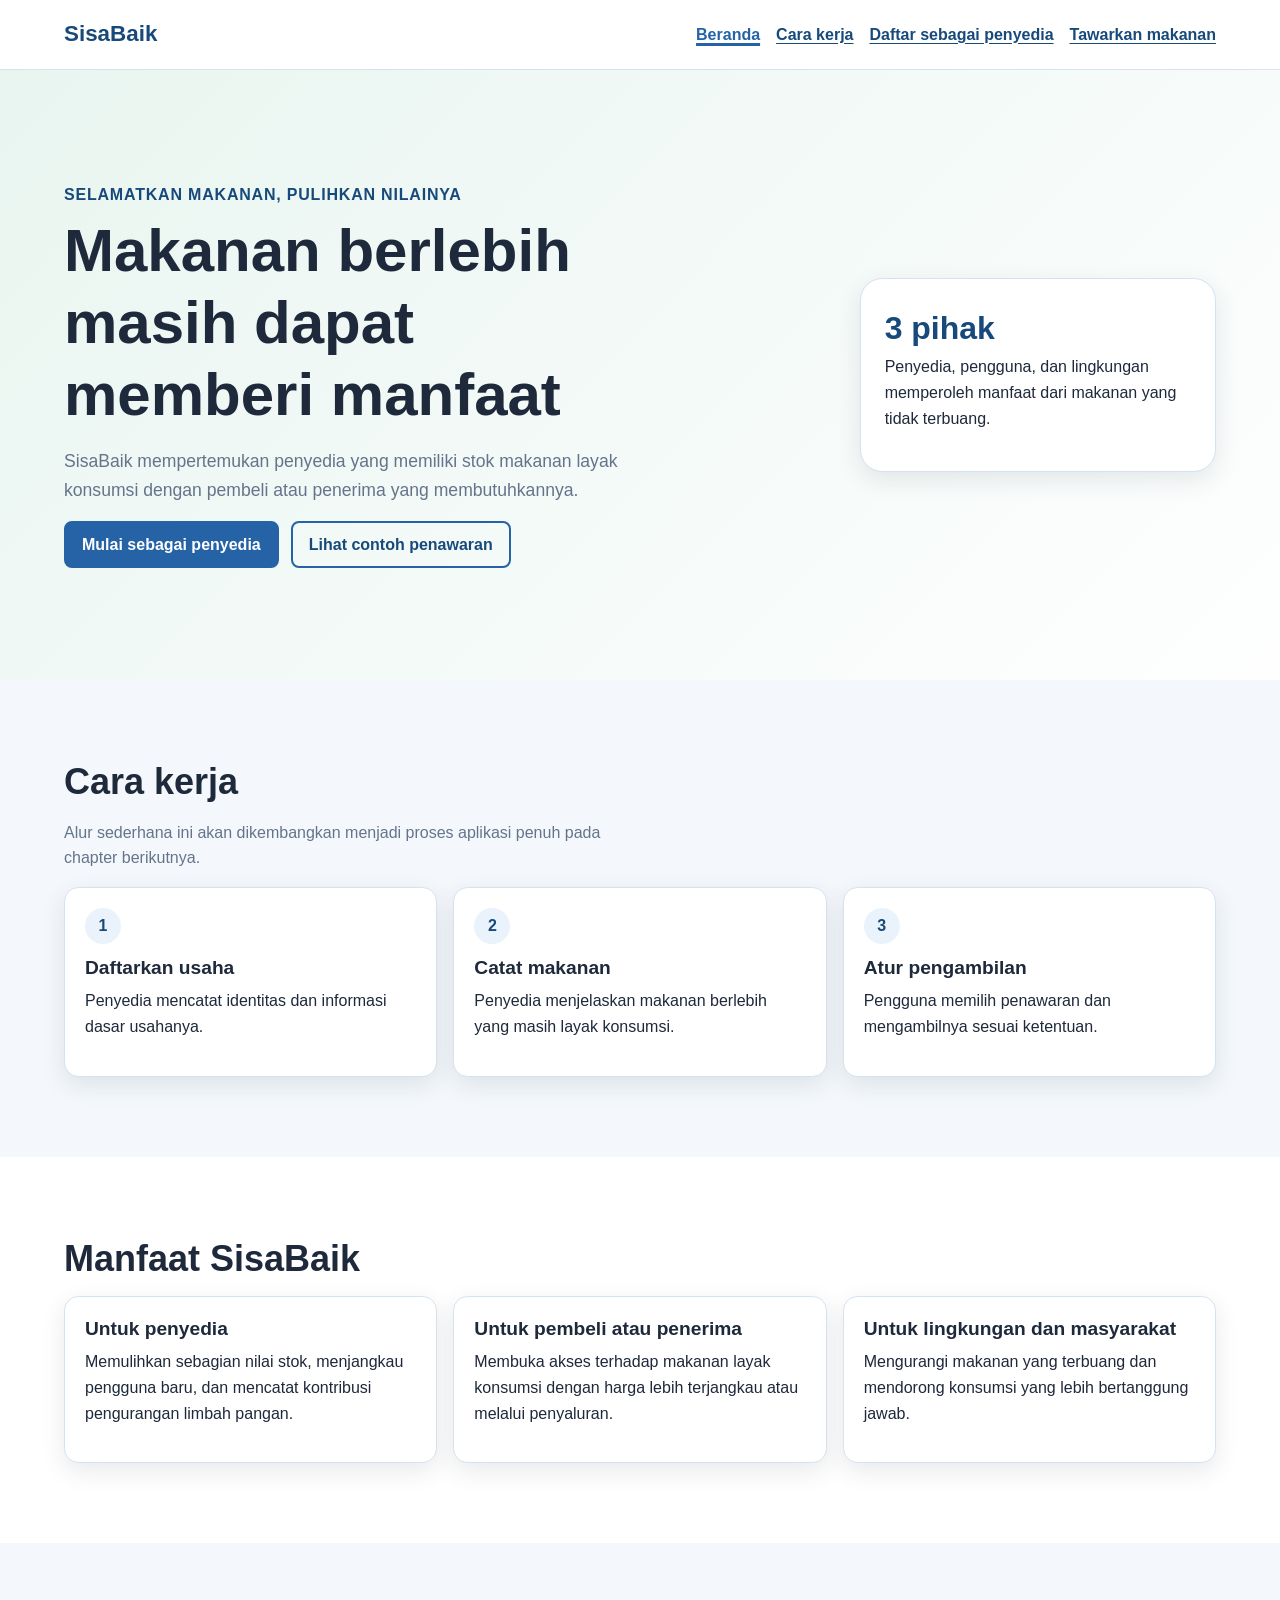
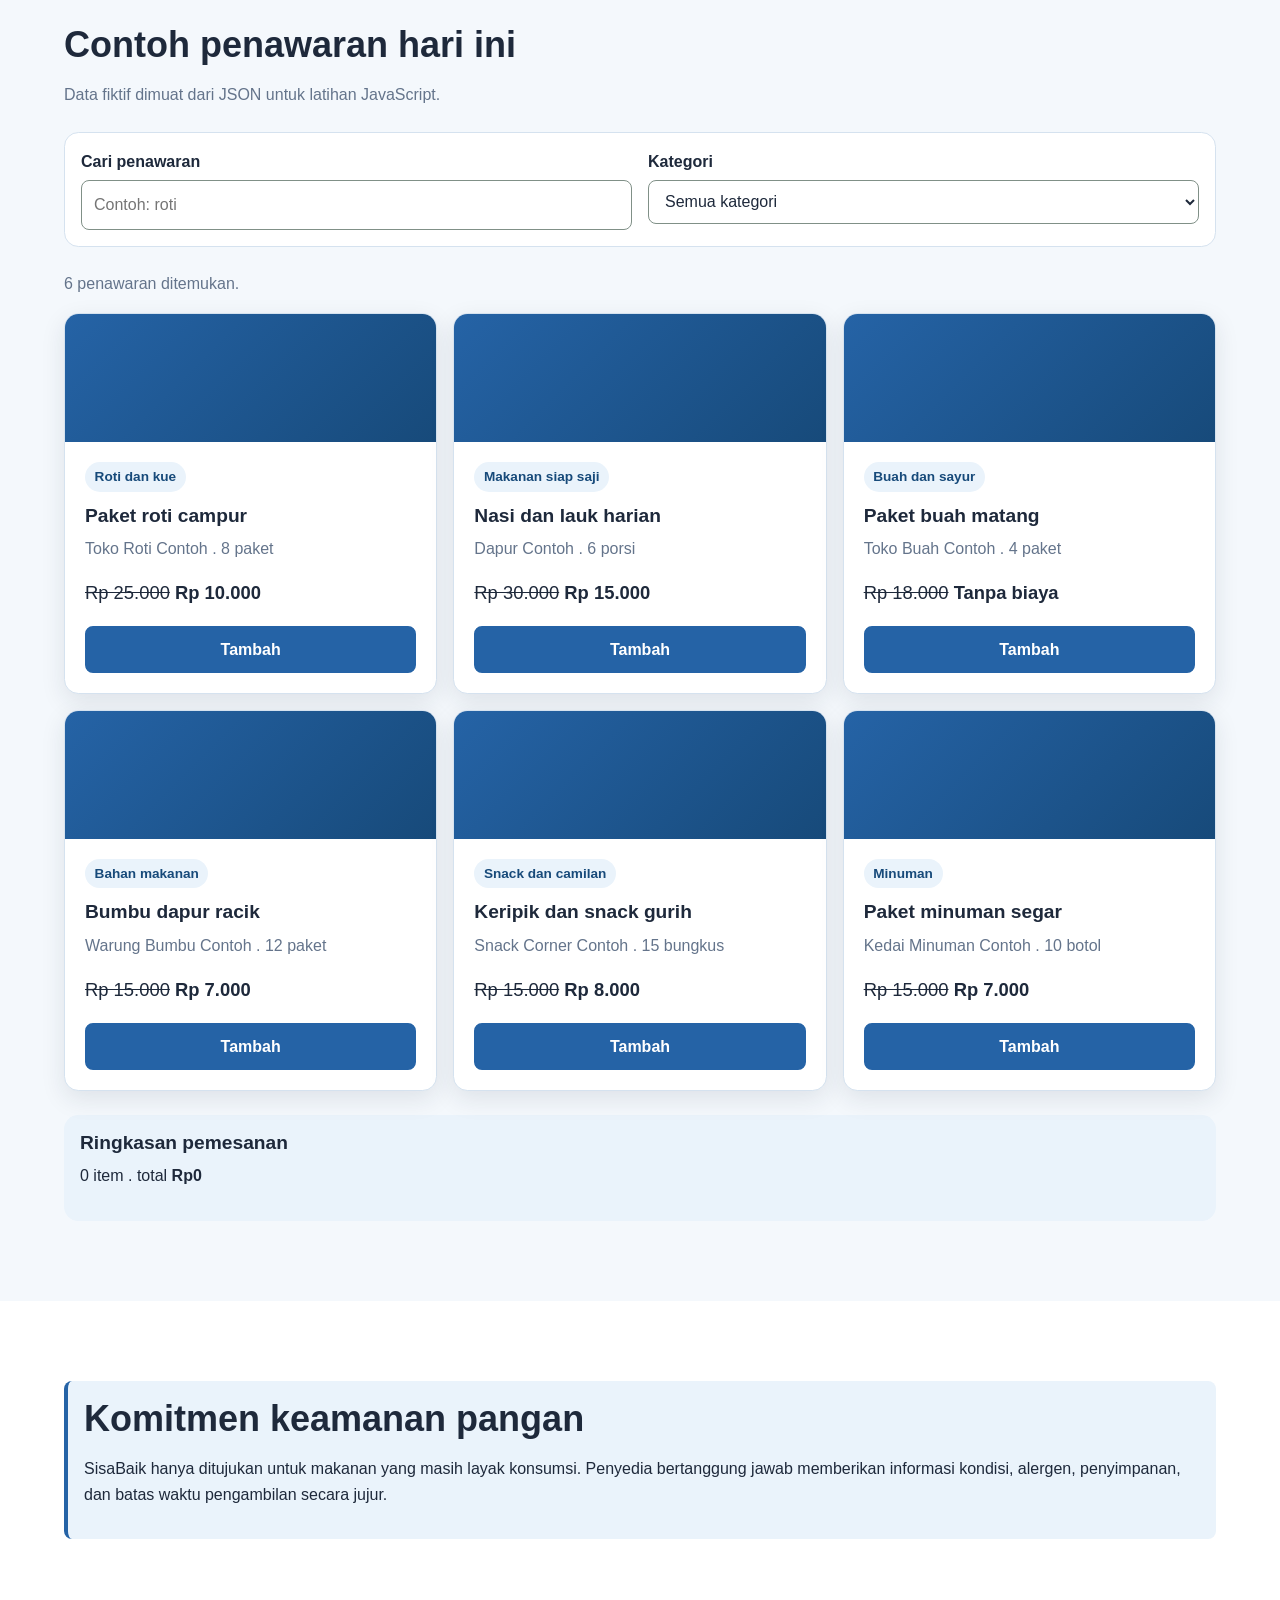
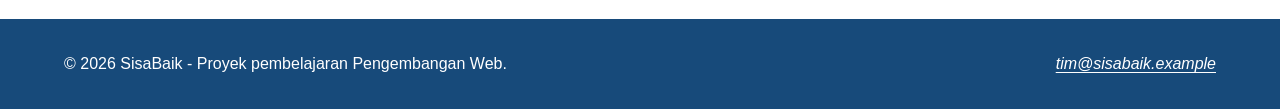
<file: index.html>
<!doctype html>
<html lang="id">
    <head>
        <meta charset="utf-8">
        <meta name="viewport" content="width=device-width, initial-scale=1">
        <meta name="description" content="SisaBaik membantu penyedia menawarkan makanan berlebih agar tetap bernilai, terjangkau, dan tidak terbuang.">
        <title>Beranda | SisaBaik</title>
        <link rel="stylesheet" href="styles.css">
        <script src="app.js" defer></script>
    </head>
    <body>
        <a class="skip-link" href="#konten-utama">Lewati ke konten utama</a>

        <header class="site-header">
            <div class="container header-layout">
                <p class="brand">SisaBaik</p>
                <nav aria-label="Navigasi utama">
                    <ul class="nav-list">
                        <li><a href="index.html" aria-current="page">Beranda</a></li>
                        <li><a href="#cara-kerja">Cara kerja</a></li>
                        <li><a href="daftar-penyedia.html">Daftar sebagai penyedia</a></li>
                        <li><a href="tawarkan-makanan.html">Tawarkan makanan</a></li>
                    </ul>
                </nav>
            </div>
        </header>

        <main id="konten-utama" tabindex="-1">
            <section class="hero" aria-labelledby="judul-utama">
                <div class="container hero-layout">
                    <div>
                        <p class="eyebrow">Selamatkan makanan, pulihkan nilainya</p>
                        <h1 id="judul-utama">Makanan berlebih masih dapat memberi manfaat</h1>
                        <p class="lead">SisaBaik mempertemukan penyedia yang memiliki stok makanan layak konsumsi dengan pembeli atau penerima yang membutuhkannya.</p>
                        <div class="button-group">
                            <a class="button" href="daftar-penyedia.html">Mulai sebagai penyedia</a>
                            <a class="button button-secondary" href="#penawaran-contoh">Lihat contoh penawaran</a>
                        </div>
                    </div>
                    <aside class="hero-panel" aria-label="Ringkasan manfaat SisaBaik">
                        <strong>3 pihak</strong>
                        <p>Penyedia, pengguna, dan lingkungan memperoleh manfaat dari makanan yang tidak terbuang.</p>
                    </aside>
                </div>
            </section>

            <section class="section" id="cara-kerja" aria-labelledby="judul-cara-kerja">
                <div class="container">
                    <h2 id="judul-cara-kerja">Cara kerja</h2>
                    <p class="section-intro">Alur sederhana ini akan dikembangkan menjadi proses aplikasi penuh pada chapter berikutnya.</p>
                    <div class="steps-grid">
                        <article class="card">
                            <span class="step-number" aria-hidden="true">1</span>
                            <h3>Daftarkan usaha</h3>
                            <p>Penyedia mencatat identitas dan informasi dasar usahanya.</p>
                        </article>
                        <article class="card">
                            <span class="step-number" aria-hidden="true">2</span>
                            <h3>Catat makanan</h3>
                            <p>Penyedia menjelaskan makanan berlebih yang masih layak konsumsi.</p>
                        </article>
                        <article class="card">
                            <span class="step-number" aria-hidden="true">3</span>
                            <h3>Atur pengambilan</h3>
                            <p>Pengguna memilih penawaran dan mengambilnya sesuai ketentuan.</p>
                        </article>
                    </div>
                </div>
            </section>

            <section class="section section-alt" aria-labelledby="judul-manfaat">
                <div class="container">
                    <h2 id="judul-manfaat">Manfaat SisaBaik</h2>
                    <div class="benefit-grid">
                        <article class="card">
                            <h3>Untuk penyedia</h3>
                            <p>Memulihkan sebagian nilai stok, menjangkau pengguna baru, dan mencatat kontribusi pengurangan limbah pangan.</p>
                        </article>
                        <article class="card">
                            <h3>Untuk pembeli atau penerima</h3>
                            <p>Membuka akses terhadap makanan layak konsumsi dengan harga lebih terjangkau atau melalui penyaluran.</p>
                        </article>
                        <article class="card">
                            <h3>Untuk lingkungan dan masyarakat</h3>
                            <p>Mengurangi makanan yang terbuang dan mendorong konsumsi yang lebih bertanggung jawab.</p>
                        </article>
                    </div>
                </div>
            </section>

            <section class="section" id="penawaran-contoh" aria-labelledby="judul-penawaran">
                <div class="container">
                    <h2 id="judul-penawaran">Contoh penawaran hari ini</h2>
                    <p class="section-intro">Data fiktif dimuat dari JSON untuk latihan JavaScript.</p>
                    <form class="filter-panel" id="filter-form" role="search">
                        <p>
                            <label for="kata-kunci">Cari penawaran</label><br>
                            <input id="kata-kunci" name="kata_kunci" type="search" placeholder="Contoh: roti">
                        </p>
                        <p>
                            <label for="filter-kategori">Kategori</label><br>
                            <select id="filter-kategori" name="kategori">
                                <option value="semua">Semua kategori</option>
                                <option value="makanan-siap-saji">Makanan siap saji</option>
                                <option value="roti-kue">Roti dan kue</option>
                                <option value="buah-sayur">Buah dan sayur</option>
                                <option value="bahan-makanan">Bahan makanan</option>
                                <option value="snack-camilan">Snack dan camilan</option>
                                <option value="minuman">Minuman</option>
                            </select>
                        </p>
                    </form>
                    <p id="status-katalog" class="status-message" role="status" aria-live="polite">Memuat penawaran...</p>
                    <div class="offer-grid" id="daftar-penawaran"></div>
                    <aside class="cart-summary" aria-labelledby="judul-ringkasan">
                        <h3 id="judul-ringkasan">Ringkasan pemesanan</h3>
                        <p><span id="jumlah-item">0</span> item . total <strong id="total-pesanan">Rp0</strong></p>
                    </aside>
                </div>
            </div>
            </section>

            <section class="section section-alt" aria-labelledby="judul-keamanan">
                <div class="container">
                    <div class="notice">
                        <h2 id="judul-keamanan">Komitmen keamanan pangan</h2>
                        <p>SisaBaik hanya ditujukan untuk makanan yang masih layak konsumsi. Penyedia bertanggung jawab memberikan informasi kondisi, alergen, penyimpanan, dan batas waktu pengambilan secara jujur.</p>
                    </div>
                </div>
            </section>
        </main>

        <footer class="site-footer">
            <div class="container footer-layout">
                <p>&copy; 2026 SisaBaik - Proyek pembelajaran Pengembangan Web.</p>
                <address><a href="mailto:tim@sisabaik.example">tim@sisabaik.example</a></address>
            </div>
        </footer>
    </body>
</html>
</file>
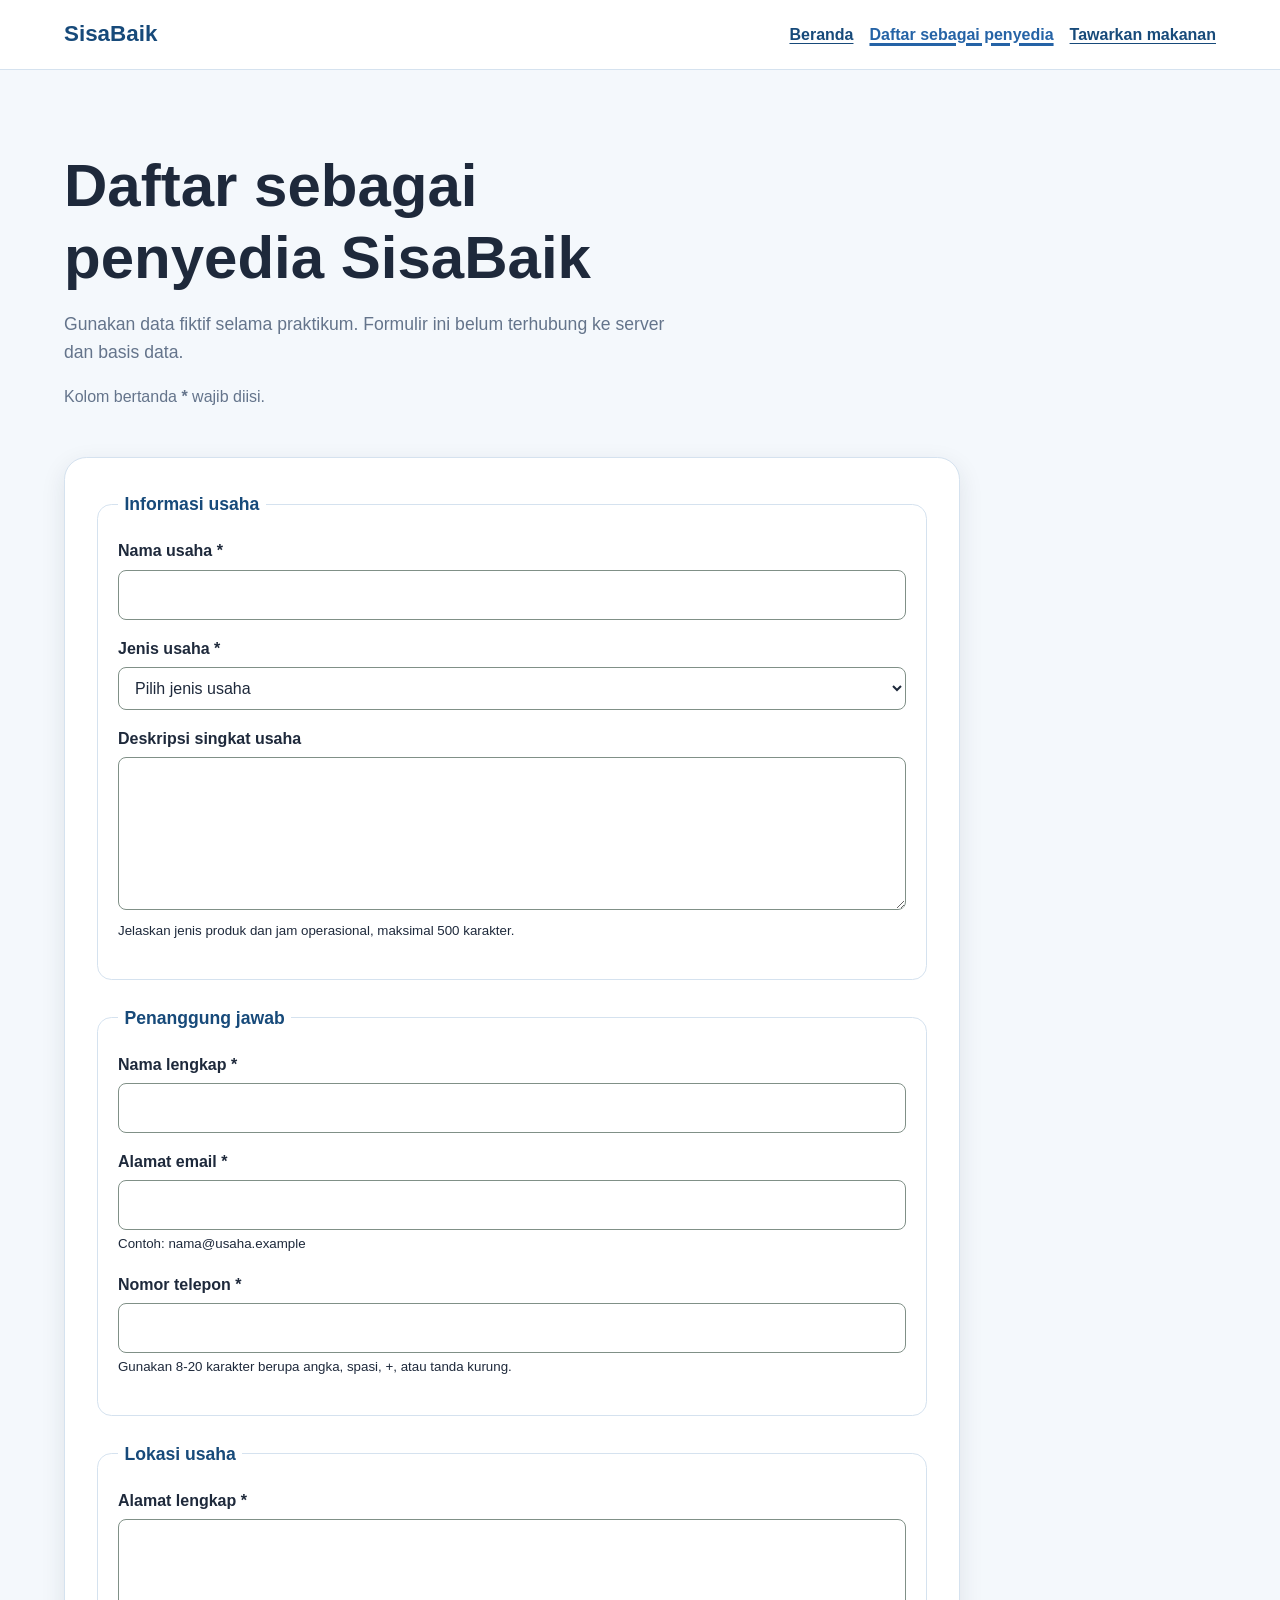
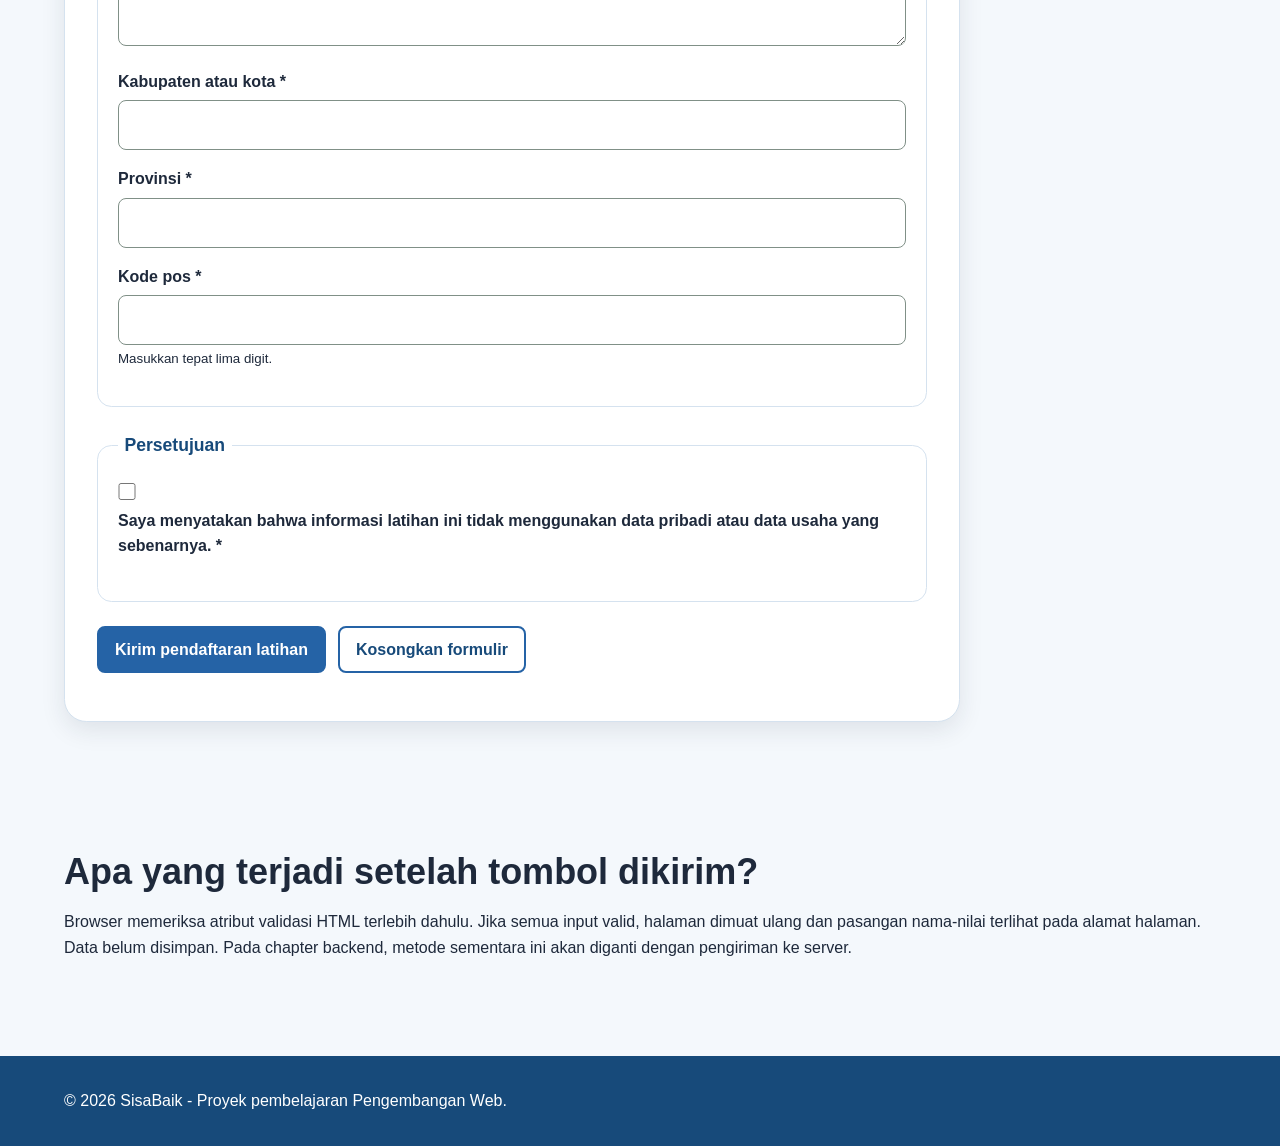
<file: daftar-penyedia.html>
<!doctype html>
<html lang="id">
    <head>
        <meta charset="utf-8">
        <meta name="viewport" content="width=device-width, initial-scale=1">
        <meta
        name="description"
        content="Formulir prototipe untuk mendaftarkan usaha sebagai penyedia makanan di SisaBaik."
        >
        <title>Daftar Penyedia | SisaBaik</title>
        <link rel="stylesheet" href="styles.css">
        <script src="app.js" defer></script>
    </head>
    <body>
        <a class="skip-link" href="#konten-utama">Lewati ke konten utama</a>

        <header class="site-header">
            <div class="container header-layout">
                <p class="brand">SisaBaik</p>
                <nav aria-label="Navigasi utama">
                    <ul class="nav-list">
                        <li><a href="index.html">Beranda</a></li>
                        <li>
                            <a href="daftar-penyedia.html" aria-current="page">
                                Daftar sebagai penyedia
                            </a>
                        </li>
                        <li><a href="tawarkan-makanan.html">Tawarkan makanan</a></li>
                    </ul>
                </nav>
            </div>
        </header>

        <main class="container" id="konten-utama" tabindex="-1">
            <div class="page-heading">
                <h1>Daftar sebagai penyedia SisaBaik</h1>
                <p class="lead">
                    Gunakan data fiktif selama praktikum. Formulir ini belum terhubung ke server dan basis data.
                </p>
                <p  class="required-note" id="petunjuk-wajib">Kolom bertanda <strong>*</strong> wajib diisi.</p>
            </div>

            <form
            class="form-card"
            action="daftar-penyedia.html"
            method="get"
            aria-describedby="petunjuk-wajib"
            >
            <fieldset class="form-section">
                <legend>Informasi usaha</legend>

                <p>
                    <label for="nama-usaha">Nama usaha *</label><br>
                    <input
                    type="text"
                    id="nama-usaha"
                    name="nama_usaha"
                    autocomplete="organization"
                    minlength="3"
                    maxlength="100"
                    required
                    >
                </p>

                <p>
                    <label for="jenis-usaha">Jenis usaha *</label><br>
                    <select id="jenis-usaha" name="jenis_usaha" required>
                        <option value="">Pilih jenis usaha</option>
                        <option value="restoran">Restoran</option>
                        <option value="toko-roti">Toko roti</option>
                        <option value="katering">katering</option>
                        <option value="ritel">Toko ritel</option>
                        <option value="hotel">Hotel atau penginapan</option>
                        <option value="lainnya">Lainnya</option>
                    </select>
                </p>

                <p>
                    <label for="deskripsi-usaha">Deskripsi singkat usaha</label><br>
                    <textarea
                    id="deskripsi-usaha"
                    name="deskripsi_usaha"
                    rows="5"
                    maxlength="500"
                    aria-describedby="bantuan-deskripsi"
                    ></textarea><br>
                    <small id="bantuan-deskripsi">
                        Jelaskan jenis produk dan jam operasional, maksimal 500 karakter.
                    </small>
                </p>
            </fieldset>

            <fieldset class="form-section">
                <legend>Penanggung jawab</legend>

                <p>
                    <label for="nama-penanggung-jawab">Nama lengkap *</label><br>
                    <input
                    type="text"
                    id="nama-penanggung-jawab"
                    name="nama_penanggung_jawab"
                    autocomplete="name"
                    minlength="3"
                    maxlength="100"
                    required
                    >
                </p>

                <p>
                    <label for="email">Alamat email *</label><br>
                    <input
                    type="email"
                    id="email"
                    name="email"
                    autocomplete="email"
                    maxlength="254"
                    aria-describedby="bantuan-email"
                    required
                    ><br>
                    <small id="bantuan-email">Contoh: nama@usaha.example</small>
                </p>

                <p>
                    <label for="telepon">Nomor telepon *</label><br>
                    <input
                    type="tel"
                    id="telepon"
                    name="telepon"
                    autocomplete="tel"
                    inputmode="tel"
                    pattern="[0-9+() ]{8,20}"
                    aria-describedby="bantuan-telepon"
                    required
                    ><br>
                    <small id="bantuan-telepon">
                        Gunakan 8-20 karakter berupa angka, spasi, +, atau tanda kurung.
                    </small>
                </p>
            </fieldset>

            <fieldset class="form-section">
                <legend>Lokasi usaha</legend>

                <p>
                    <label for="alamat">Alamat lengkap *</label><br>
                    <textarea
                    id="alamat"
                    name="alamat"
                    rows="4"
                    autocomplete="street-address"
                    minlength="10"
                    maxlength="250"
                    required
                    ></textarea>
                </p>

                <p>
                    <label for="kota">Kabupaten atau kota *</label><br>
                    <input
                    type="text"
                    id="kota"
                    name="kota"
                    autocomplete="address-level2"
                    maxlength="100"
                    required
                    >
                </p>

                <p>
                    <label for="provinsi">Provinsi *</label><br>
                    <input
                    type="text"
                    id="provinsi"
                    name="provinsi"
                    autocomplete="address-level1"
                    maxlength="100"
                    required
                    >
                </p>

                <p>
                    <label for="kode-pos">Kode pos *</label><br>
                    <input
                    type="text"
                    id="kode-pos"
                    name="kode_pos"
                    autocomplete="postal-code"
                    inputmode="numeric"
                    pattern="[0-9]{5}"
                    aria-describedby="bantuan-kode-pos"
                    required
                    ><br>
                    <small id="bantuan-kode-pos">Masukkan tepat lima digit.</small>
                </p>
            </fieldset>

            <fieldset class="form-section">
                <legend>Persetujuan</legend>
                <p>
                    <input
                    type="checkbox"
                    id="persetujuan"
                    name="persetujuan"
                    value="setuju"
                    required
                    >
                    <label for="persetujuan">
                        Saya menyatakan bahwa informasi latihan ini tidak menggunakan data pribadi atau data usaha yang sebenarnya. *
                    </label>
                </p>
            </fieldset>

            <p class="form-actions">
                <button class="button" type="submit">Kirim pendaftaran latihan</button>
                <button class="button button-secondary" type="reset">Kosongkan formulir</button>
            </p>
            </form>

            <section class="section" aria-labelledby="catatan-prototipe">
                <h2 id="catatan-prototipe">Apa yang terjadi setelah tombol dikirim?</h2>
                <p>
                    Browser memeriksa atribut validasi HTML terlebih dahulu. Jika semua input valid, halaman dimuat ulang dan pasangan nama-nilai terlihat pada alamat halaman. Data belum disimpan. Pada chapter backend, metode sementara ini akan diganti dengan pengiriman ke server.
                </p>
            </section>
        </main>

        <footer class="site-footer">
            <div class="container footer-layout">
                <p>&copy; 2026 SisaBaik - Proyek pembelajaran Pengembangan Web.</p>
            </div>
        </footer>
    </body>
</html>
</file>
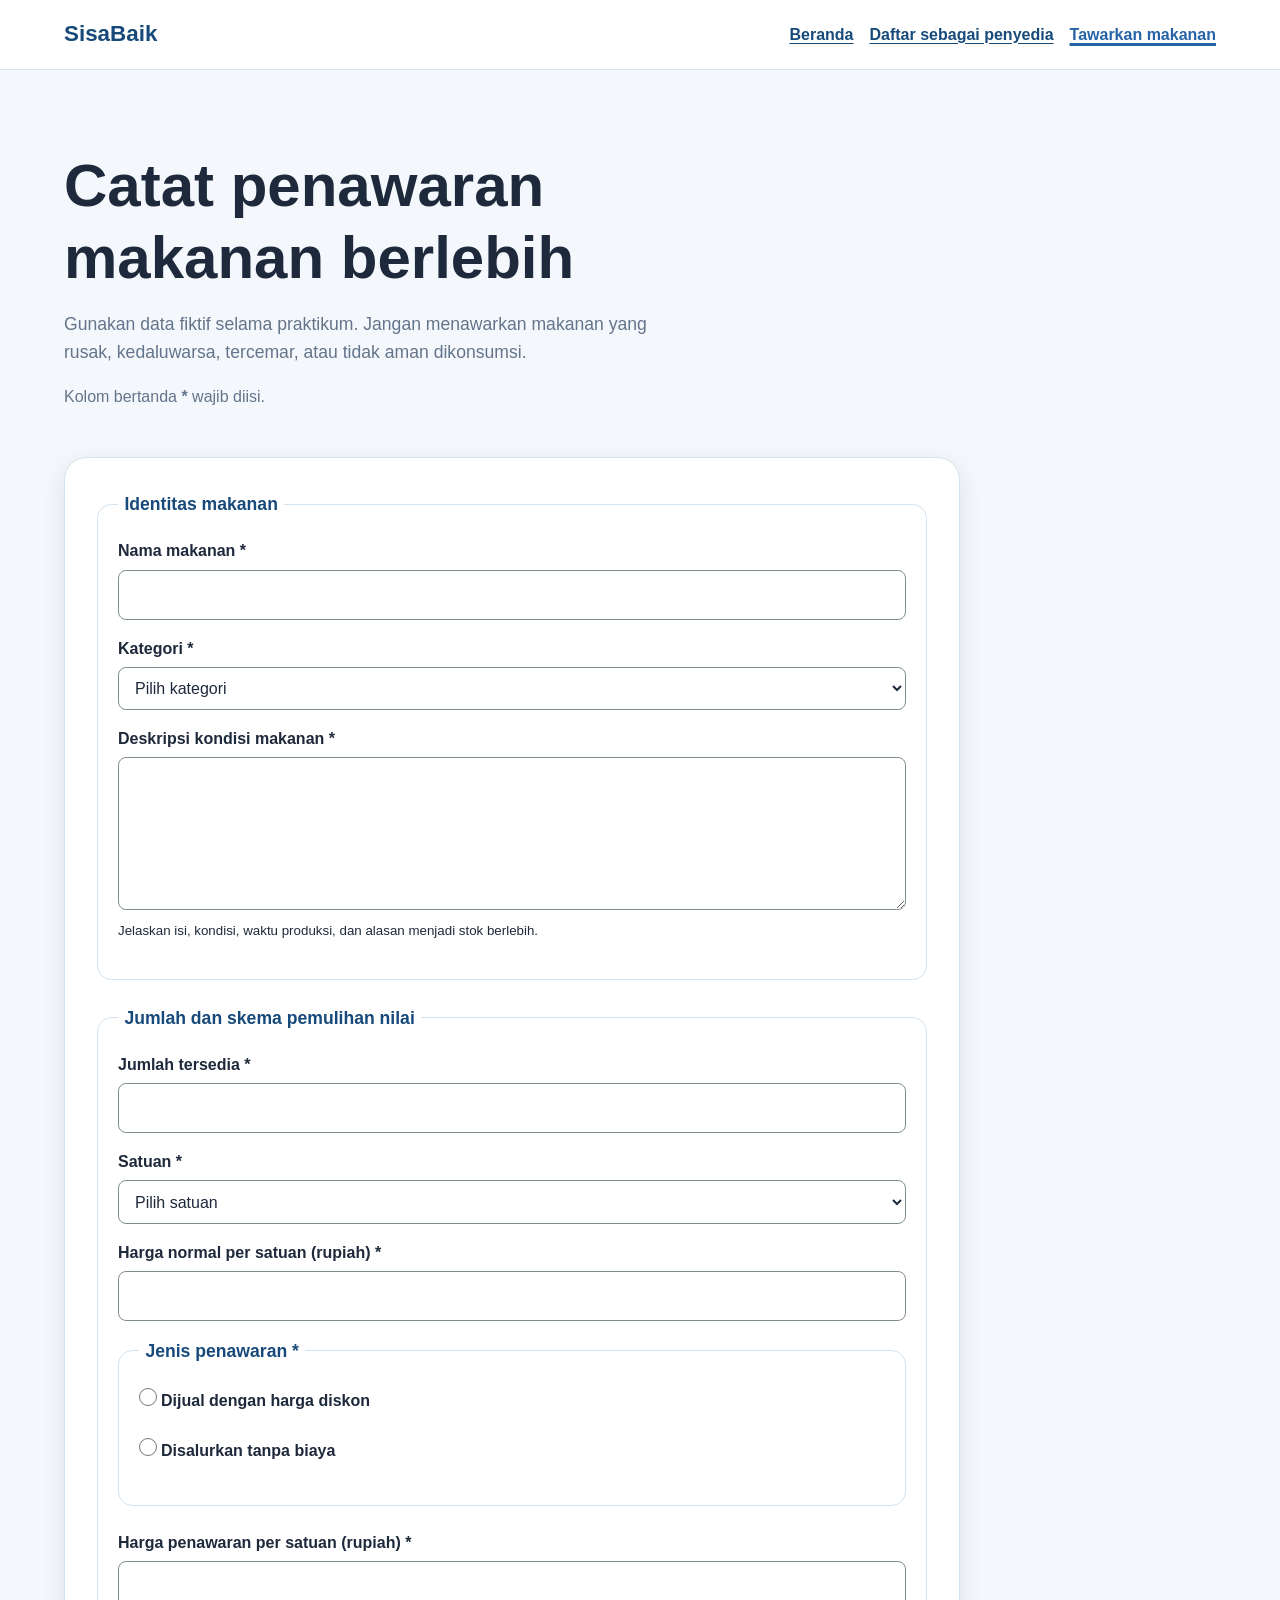
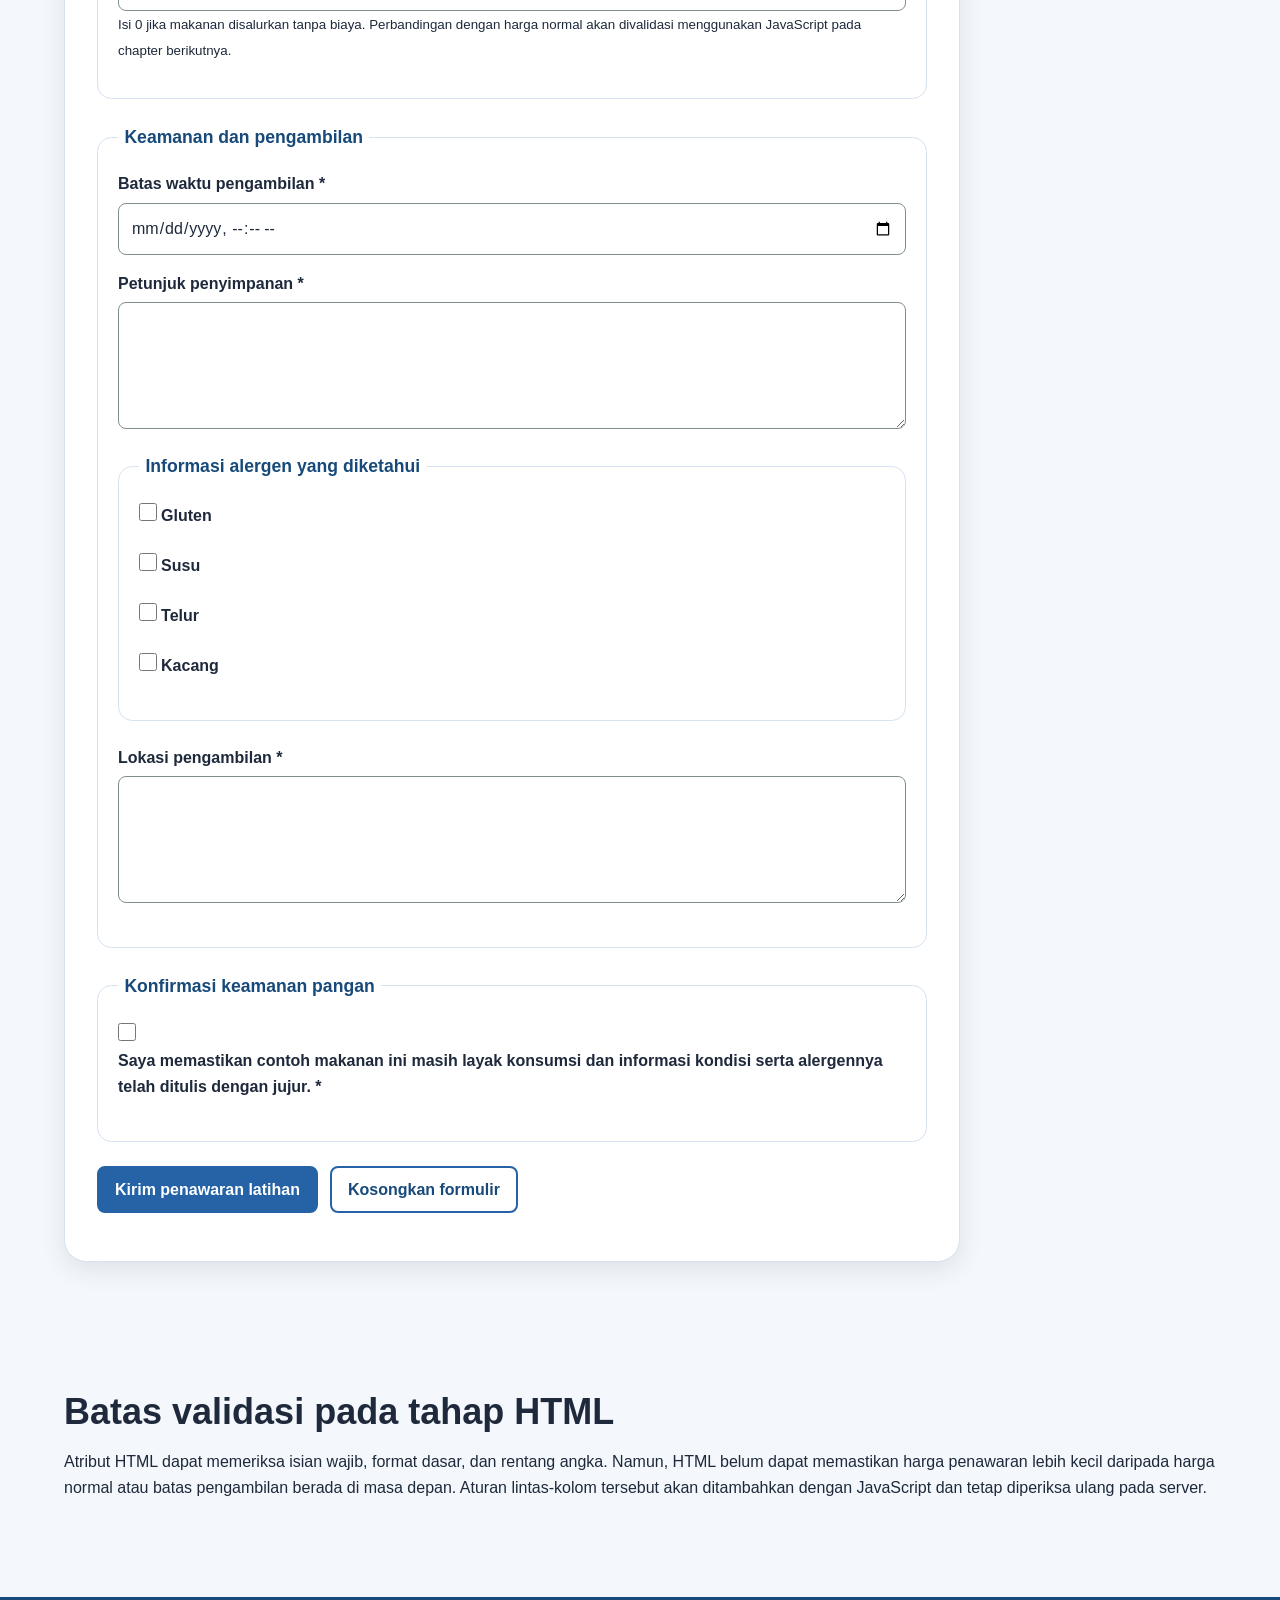
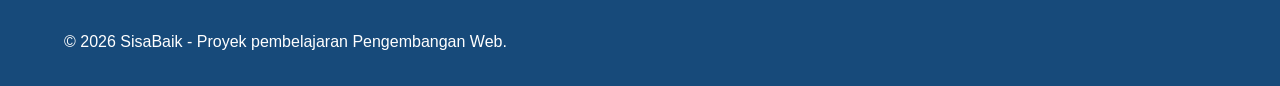
<file: tawarkan-makanan.html>
<!doctype html>
<html lang="id">
    <head>
        <meta charset="utf-8">
        <meta name="viewport" content="width=device-width, initial-scale=1">
        <meta
        name="description"
        content="Formulir prototipe untuk mencatat makanan berlebih yang akan ditawarkan melalui SisaBaik."
        >
        <title>Tawarkan Makanan | SisaBaik</title>
        <link rel="stylesheet" href="styles.css">
        <script src="app.js" defer></script>
    </head>
    <body>
        <a class="skip-link" href="#konten-utama">Lewati ke konten utama</a>

        <header class="site-header">
            <div class="container header-layout">
                <p class="brand">SisaBaik</p>
                <nav aria-label="Navigasi utama">
                    <ul class="nav-list">
                        <li><a href="index.html">Beranda</a></li>
                        <li><a href="daftar-penyedia.html">Daftar sebagai penyedia</a></li>
                        <li>
                            <a href="tawarkan-makanan.html" aria-current="page">
                                Tawarkan makanan
                            </a>
                        </li>
                    </ul>
                </nav>
            </div>
        </header>

        <main class="container" id="konten-utama" tabindex="-1">
            <div class="page-heading">
                <h1>Catat penawaran makanan berlebih</h1>
                <p class="lead">
                     Gunakan data fiktif selama praktikum. Jangan menawarkan makanan yang rusak, kedaluwarsa, tercemar, atau tidak aman dikonsumsi.
                </p>
                <p class="required-note" id="petunjuk-wajib">Kolom bertanda <strong>*</strong> wajib diisi.</p>
            </div>

            <form
            id="form-penawaran"
            class="form-card"
            action="tawarkan-makanan.html"
            method="get"
            aria-describedby="petunjuk-wajib"
            >
            <fieldset class="form-section">
                <legend>Identitas makanan</legend>

                <p>
                    <label for="nama-makanan">Nama makanan *</label><br>
                    <input
                    type="text"
                    id="nama-makanan"
                    name="nama_makanan"
                    minlength="3"
                    maxlength="120"
                    required
                    >
                </p>

                <p>
                    <label for="kategori">Kategori *</label><br>
                    <select id="kategori" name="kategori" required>
                        <option value="">Pilih kategori</option>
                        <option value="makanan-siap-saji">Makanan siap saji</option>
                        <option value="roti-kue">Roti atau kue</option>
                        <option value="buah-sayur">Buah atau sayur</option>
                        <option value="minuman">Minuman</option>
                        <option value="bahan-pangan">Bahan pangan</option>
                        <option value="lainnya">Lainnya</option>
                    </select>
                </p>

                <p>
                    <label for="deskripsi-makanan">Deskripsi kondisi makanan *</label><br>
                    <textarea
                    id="deskripsi-makanan"
                    name="deskripsi_makanan"
                    rows="5"
                    minlength="20"
                    maxlength="600"
                    aria-describedby="bantuan-deskripsi-makanan"
                    required
                    ></textarea><br>
                    <small id="bantuan-deskripsi-makanan">
                        Jelaskan isi, kondisi, waktu produksi, dan alasan menjadi stok berlebih.
                    </small>
                </p>
            </fieldset>

            <fieldset class="form-section">
                <legend>Jumlah dan skema pemulihan nilai</legend>

                <p>
                    <label for="jumlah">Jumlah tersedia *</label><br>
                    <input
                    type="number"
                    id="jumlah"
                    name="jumlah"
                    min="1"
                    max="1000"
                    step="1"
                    required
                    >
                </p>

                <p>
                    <label for="satuan">Satuan *</label><br>
                    <select id="satuan" name="satuan" required>
                        <option value="">Pilih satuan</option>
                        <option value="porsi">Porsi</option>
                        <option value="paket">Paket</option>
                        <option value="buah">Buah</option>
                        <option value="kilogram">Kilogram</option>
                        <option value="liter">Liter</option>
                    </select>
                </p>

                <p>
                    <label for="harga-normal">Harga normal per satuan (rupiah) *</label><br>
                    <input
                    type="number"
                    id="harga-normal"
                    name="harga_normal"
                    min="0"
                    max="10000000"
                    step="500"
                    required
                    >
                </p>

                <fieldset class="form-section">
                    <legend>Jenis penawaran *</legend>
                    <p>
                        <input
                        type="radio"
                        id="jenis-diskon"
                        name="jenis_penawaran"
                        value="diskon"
                        required
                        >
                        <label for="jenis-diskon">Dijual dengan harga diskon</label>
                    </p>
                    <p>
                        <input
                        type="radio"
                        id="jenis-donasi"
                        name="jenis_penawaran"
                        value="donasi"
                        >
                        <label for="jenis-donasi">Disalurkan tanpa biaya</label>
                    </p>
                </fieldset>

                <p>
                    <label for="harga-pemulihan">Harga penawaran per satuan (rupiah) *</label><br>
                    <input
                    type="number"
                    id="harga-pemulihan"
                    name="harga_penawaran"
                    min="0"
                    max="10000000"
                    step="500"
                    aria-describedby="bantuan-harga"
                    required
                    ><br>
                    <small id="bantuan-harga">
                        Isi 0 jika makanan disalurkan tanpa biaya. Perbandingan dengan harga normal akan divalidasi menggunakan JavaScript pada chapter berikutnya.
                    </small>
                </p>
            </fieldset>

            <fieldset class="form-section">
                <legend>Keamanan dan pengambilan</legend>

                <p>
                    <label for="batas-pengambilan">Batas waktu pengambilan *</label><br>
                    <input
                    type="datetime-local"
                    id="batas-pengambilan"
                    name="batas_pengambilan"
                    required
                    >
                </p>

                <p>
                    <label for="petunjuk-penyimpanan">Petunjuk penyimpanan *</label><br>
                    <textarea
                    id="petunjuk-penyimpanan"
                    name="petunjuk_penyimpanan"
                    rows="4"
                    minlength="10"
                    maxlength="300"
                    required
                    ></textarea>
                </p>

                <fieldset class="form-section">
                    <legend>Informasi alergen yang diketahui</legend>
                    <p>
                        <input type="checkbox" id="alergen-gluten" name="alergen" value="gluten">
                        <label for="alergen-gluten">Gluten</label>
                    </p>
                    <p>
                        <input type="checkbox" id="alergen-susu" name="alergen" value="susu">
                        <label for="alergen-susu">Susu</label>
                    </p>
                    <p>
                        <input type="checkbox" id="alergen-telur" name="alergen" value="telur">
                        <label for="alergen-telur">Telur</label>
                    </p>
                    <p>
                        <input type="checkbox" id="alergen-kacang" name="alergen" value="kacang">
                        <label for="alergen-kacang">Kacang</label>
                    </p>
                </fieldset>

                <p>
                    <label for="lokasi-pengambilan">Lokasi pengambilan *</label><br>
                    <textarea
                    id="lokasi-pengambilan"
                    name="lokasi_pengambilan"
                    rows="4"
                    autocomplete="street-address"
                    minlength="10"
                    maxlength="250"
                    required
                    ></textarea>
                </p>
            </fieldset>

            <fieldset class="form-section">
                <legend>Konfirmasi keamanan pangan</legend>
                <p>
                    <input
                    type="checkbox"
                    id="konfirmasi-keamanan"
                    name="konfirmasi_keamanan"
                    value="terkonfirmasi"
                    required
                    >
                    <label for="konfirmasi-keamanan">
                        Saya memastikan contoh makanan ini masih layak konsumsi dan informasi kondisi serta alergennya telah ditulis dengan jujur. *
                    </label>
                </p>
            </fieldset>
            <p class="form-actions">
                <button class="button" type="submit">Kirim penawaran latihan</button>
                <button class="button button-secondary" type="reset">Kosongkan formulir</button>
            </p>
            </form>

            <section class="section" aria-labelledby="batas-validasi-html">
                <h2 id="batas-validasi-html">Batas validasi pada tahap HTML</h2>
                <p>
                    Atribut HTML dapat memeriksa isian wajib, format dasar, dan rentang angka.
                    Namun, HTML belum dapat memastikan harga penawaran lebih kecil daripada harga normal atau batas pengambilan berada di masa depan.
                    Aturan lintas-kolom tersebut akan ditambahkan dengan JavaScript dan tetap diperiksa ulang pada server.
                </p>
            </section>
        </main>

        <footer class="site-footer">
            <div class="container footer-layout">
                <p>&copy; 2026 SisaBaik - Proyek pembelajaran Pengembangan Web.</p>
            </div>
        </footer>
    </body>
</html>
</file>
<file: styles.css>
:root {
    --color-primary: #2563A6;
    --color-primary-dark: #174A7A;
    --color-primary-soft: #EAF3FB;
    --color-accent: #F2A93B;
    --color-text: #1E293B;
    --color-muted: #64748B;
    --color-surface: #FFFFFF;
    --color-background: #F4F8FC;
    --color-border: #D5E2EF;
    --color-danger: #A52A2A;
    --shadow-card: 0 0.5rem 1.5rem rgb(30 41 59 / 10%);
    --radius-small: 0.5rem;
    --radius-medium:0.9rem;
    --radius-large: 1.4rem;
    --content-width: 72rem;
}

*,
*::before,
*::after {
    box-sizing: border-box;
}

html{
    scroll-behavior: smooth;
}

body{
    margin: 0;
    background: var(--color-background);
    color: var(--color-text);
    font-family: Arial, Helvetica, sans-serif;
    font-size: 1rem;
    line-height: 1.6;
}

h1,
h2,
h3,
p {
    margin-block-start: 0;
}

h1,
h2,
h3 {
    line-height: 1.2;
}

h1 {
    max-width: 18ch;
    margin-block-end: 1rem;
    font-size: clamp(2rem, 7vw, 3.75rem);
}

h2 {
    margin-block-end: 1rem;
    font-size: clamp(1.5rem, 4vw, 2.25rem);
}

h3 {
    margin-block-end: 0.6rem;
    font-size: 1.2rem;
}

a {
    color: var(--color-primary-dark);
    text-underline-offset: 0.2em;
}

a:hover {
    text-decoration-thickness: 0.18em;
}

:focus-visible {
    outline: 0.2rem solid var(--color-accent);
    outline-offset: 0.2rem;
}

.skip-link {
    position: absolute;
    inset-block-start: 0.5rem;
    inset-inline-start: 0.5rem;
    z-index: 100;
    padding: 0.7rem 1rem;
    border-radius: var(--radius-small);
    background: var(--color-text);
    color: var(--color-surface);
    transform: translateY(-180%);
}

.skip-link:focus {
    transform: translateY(0);
}

.container {
    width: min(100% - 2rem, var(--content-width));
    margin-inline: auto;
}

.site-header {
    background: var(--color-surface);
    border-block-end: 0.0625rem solid var(--color-border);
}

.header-layout {
    display: flex;
    flex-direction: column;
    gap: 0.75rem;
    padding-block: 1rem;
}

.brand {
    margin: 0;
    color: var(--color-primary-dark);
    font-size: 1.4rem;
    font-weight: 700;
}

.nav-list {
    display: flex;
    flex-wrap: wrap;
    gap: 0.5rem 1rem;
    margin: 0;
    padding: 0;
    list-style: none;
}

.nav-list a {
    display: inline-block;
    padding-block: 0.35rem;
    font-weight: 700;
}

.nav-list a[aria-current="page"] {
    color: var(--color-primary);
    text-decoration-thickness: 0.2em;
}

.hero {
    padding-block: clamp(3rem, 10vw, 7rem);
    background: 
    linear-gradient(135deg, rgb(232 245 239 / 95%), rgb(255 255 255 / 92%));
}

.hero-layout {
    display: grid;
    gap: 2rem;
    align-items: center;
}

.eyebrow {
    margin-block-end: 0.5rem;
    color: var(--color-primary-dark);
    font-weight: 700;
    letter-spacing: 0.05em;
    text-transform: uppercase;
}

.lead {
    max-width: 62ch;
    color: var(--color-muted);
    font-size: 1.1rem;
}

.hero-panel {
    padding: 1.5rem;
    border: 0.0625rem solid var(--color-border);
    border-radius: var(--radius-large);
    background: var(--color-surface);
    box-shadow: var(--shadow-card);
}

.hero-panel strong {
    display: block;
    color: var(--color-primary-dark);
    font-size: 2rem;
}

.button-group,
.form-actions {
    display: flex;
    flex-wrap: wrap;
    gap: 0.75rem;
    align-items: center;
}

.button {
    display: inline-block;
    padding: 0.75rem 1rem;
    border: 0.125rem solid var(--color-primary);
    border-radius: var(--radius-small);
    background: var(--color-primary);
    color: var(--color-surface);
    font: inherit;
    font-weight: 700;
    line-height: 1.2;
    text-decoration: none;
    cursor: pointer;
}

.button:hover {
    background: var(--color-primary-dark);
    border-color: var(--color-primary-dark);
}

.button-secondary {
    background: transparent;
    color: var(--color-primary-dark);
}

.section {
    padding-block: clamp(2.5rem, 7vw, 5rem);
}

.section-alt {
    background: var(--color-surface);
}

.section-intro {
    max-width: 65ch;
    color: var(--color-muted);
}

.steps-grid,
.benefit-grid,
.offer-grid {
    display: grid;
    grid-template-columns: 1fr;
    gap: 1rem;
}

.card {
    padding: 1.25rem;
    border: 0.0625rem solid var(--color-border);
    border-radius: var(--radius-medium);
    background: var(--color-surface);
    box-shadow: var(--shadow-card);
}

.step-number {
    display: inline-grid;
    width: 2.25rem;
    height: 2.25rem;
    margin-block-end: 0.75rem;
    place-items: center;
    border-radius: 50%;
    background: var(--color-primary-soft);
    color: var(--color-primary-dark);
    font-weight: 700;
}

.offer-card {
    display: flex;
    flex-direction: column;
    overflow: hidden;
    border: 0.0625rem solid var(--color-border);
    border-radius: var(--radius-medium);
    background: var(--color-surface);
    box-shadow: var(--shadow-card);
}

.offer-card_visual {
    min-height: 8rem;
    background: linear-gradient(135deg, var(--color-primary), var(--color-primary-dark));
}

.offer-card_content {
    display: flex;
    flex: 1;
    flex-direction: column;
    padding: 1.25rem;
}

.offer-card_meta {
    color: var(--color-muted);
}

.offer-card_price {
    margin-block-start: auto;
    font-size: 1.15rem;
}

.badge {
    display: inline-block;
    width: fit-content;
    margin-block-end: 0.75rem;
    padding: 0.25rem 0.6rem;
    border-radius: 999px;
    background: var(--color-primary-soft);
    color: var(--color-primary-dark);
    font-size: 0.85rem;
    font-weight: 700;
}

.notice {
    padding: 1rem;
    border-inline-start: 0.3rem solid var(--color-primary);
    border-radius: var(--radius-small);
    background: var(--color-primary-soft);
}

.page-heading {
    padding-block: clamp(2.5rem, 7vw, 5rem) 2rem;
}

.form-card {
    max-width: 56rem;
    margin-block-end: 3rem;
    padding: clamp(1rem, 4vw, 2rem);
    border: 0.0625rem solid var(--color-border);
    border-radius: var(--radius-large);
    background: var(--color-surface);
    box-shadow: var(--shadow-card);
}

.form-section {
    margin: 0 0 1.5rem;
    padding: 1.25rem;
    border: 0.0625rem solid var(--color-border);
    border-radius: var(--radius-medium);
}

.form-section legend {
    padding-inline: 0.4rem;
    color: var(--color-primary-dark);
    font-size: 1.1rem;
    font-weight: 700;
}

label {
    display: inline-block;
    margin-block-end: 0.35rem;
    font-weight: 700;
}

input,
select,
textarea {
    width: 100%;
    padding: 0.7rem 0.75rem;
    border: 0.0625rem solid #809087;
    border-radius: var(--radius-small);
    background: var(--color-surface);
    color: var(--color-text);
    font: inherit;
}

textarea {
    resize: vertical;
}

input:focus,
select:focus,
textarea:focus {
    border-color: var(--color-primary-dark);
}

input[type="checkbox"],
input[type="radio"] {
    width: 1.1rem;
    height: 1.1rem;
    margin: 0.2rem 0 0;
    accent-color: var(--color-primary);
}

.required-note {
    color: var(--color-muted);
}

.site-footer {
    padding-block: 2rem;
    background: var(--color-primary-dark);
    color: var(--color-surface);
}

.site-footer a {
    color: var(--color-surface);
}

.footer-layout {
    display: flex;
    flex-direction: column;
    gap: 0.5rem;
}

.footer-layout p,
.footer-layout address {
    margin: 0;
}

@media (min-width: 48rem) {
    .header-layout {
        flex-direction: row;
        justify-content: space-between;
        align-items: center;
    }

    .hero-layout {
        grid-template-columns: minmax(0, 1.5fr) minmax(15rem, 0.7fr);
    }

    .steps-grid,
    .benefit-grid {
        grid-template-columns: repeat(3, minmax(0, 1fr));
    }

    .offer-grid {
        grid-template-columns: repeat(2, minmax(0, 1fr));
    }

    .footer-layout {
        flex-direction: row;
        justify-content: space-between;
        align-items: center;
    }
}

@media (min-width: 68rem) {
    .offer-grid {
        grid-template-columns: repeat(3, minmax(0, 1fr));
    }
}

@media (prefers-reduced-motion: reduce) {
    html {
        scroll-behavior: auto;
    }
}

.filter-panel { display:grid; gap:1rem; margin-block:1.5rem; padding:1rem; border:0.0625rem solid var(--color-border);
    border-radius:var(--radius-medium); background:var(--color-surface); }
    .filter-panel p { margin:0; }
    .status-message { min-height:1.6em; color:var(--color-muted); }
    .cart-summary { margin-block-start:1.5rem; padding:1rem; border-radius:var(--radius-medium); background:var(--color-primary-soft); }
    .error-message { color:var(--color-danger); font-weight:700; }
    @media (min-width:48rem) { .filter-panel {grid-template-columns:repeat(2,minmax(0,1fr)); } }
</file>
